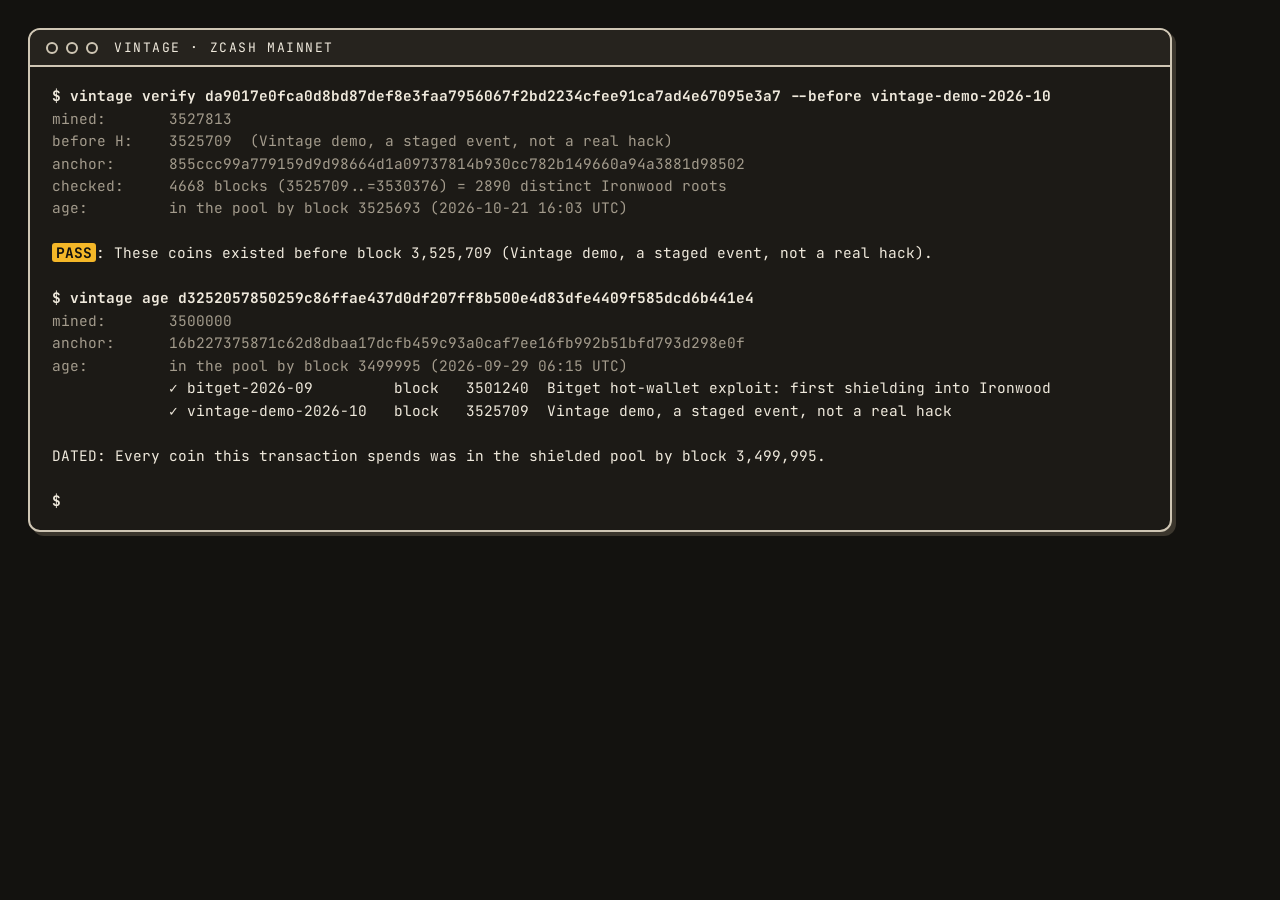
<file: scripts/cli-card.html>
<!doctype html>
<!-- Source of web/static/landing/img/cli-verify.png (the image on /cli/). Real output of the two commands,
     captured on 25 Oct 2026 (timing lines omitted). Render with:
     google-chrome --headless=new --hide-scrollbars --window-size=1200,560 \
       --screenshot=web/static/landing/img/cli-verify.png scripts/cli-card.html -->
<html lang="en" data-theme="dark">
<head>
<meta charset="utf-8">
<link rel="stylesheet" href="../web/shared/css/tokens.css">
<style>
  html, body { margin: 0; width: 1200px; height: 560px; overflow: hidden; background: var(--vt-ground); }
  body { box-sizing: border-box; padding: 28px; font-family: var(--vt-font-mono); }
  .win { height: 100%; box-sizing: border-box; border: 2px solid var(--vt-line); border-radius: 12px; background: var(--vt-surface);
         box-shadow: 4px 4px 0 0 var(--vt-shadow); overflow: hidden; display: flex; flex-direction: column; }
  .bar { height: 40px; display: flex; align-items: center; gap: 16px; padding: 0 16px; border-bottom: 2px solid var(--vt-line);
         background: var(--vt-sunk); color: var(--vt-ink); font-size: 13px; letter-spacing: .12em; text-transform: uppercase; }
  .dots { display: flex; gap: 8px; } .dots i { width: 8px; height: 8px; border: 2px solid var(--vt-line); border-radius: 50%; }
  pre { margin: 0; padding: 18px 22px; font: 400 14.5px/1.55 var(--vt-font-mono); color: var(--vt-ink-2); white-space: pre; }
  .p { color: var(--vt-ink); font-weight: 700; }
  .pass { background: var(--vt-gold); color: var(--vt-on-gold); font-weight: 700; padding: 0 4px; border-radius: 3px; }
  .ok { color: var(--vt-ink); }
</style>
</head>
<body>
<div class="win">
  <div class="bar"><div class="dots"><i></i><i></i><i></i></div>vintage · zcash mainnet</div>
<pre><span class="p">$ vintage verify da9017e0fca0d8bd87def8e3faa7956067f2bd2234cfee91ca7ad4e67095e3a7 --before vintage-demo-2026-10</span>
mined:       3527813
before H:    3525709  (Vintage demo, a staged event, not a real hack)
anchor:      855ccc99a779159d9d98664d1a09737814b930cc782b149660a94a3881d98502
checked:     4668 blocks (3525709..=3530376) = 2890 distinct Ironwood roots
age:         in the pool by block 3525693 (2026-10-21 16:03 UTC)

<span class="pass">PASS</span><span class="ok">: These coins existed before block 3,525,709 (Vintage demo, a staged event, not a real hack).</span>

<span class="p">$ vintage age d3252057850259c86ffae437d0df207ff8b500e4d83dfe4409f585dcd6b441e4</span>
mined:       3500000
anchor:      16b227375871c62d8dbaa17dcfb459c93a0caf7ee16fb992b51bfd793d298e0f
age:         in the pool by block 3499995 (2026-09-29 06:15 UTC)
             <span class="ok">✓ bitget-2026-09         block   3501240  Bitget hot-wallet exploit: first shielding into Ironwood</span>
             <span class="ok">✓ vintage-demo-2026-10   block   3525709  Vintage demo, a staged event, not a real hack</span>

<span class="ok">DATED: Every coin this transaction spends was in the shielded pool by block 3,499,995.</span>

<span class="p">$ </span></pre>
</div>
</body>
</html>
</file>
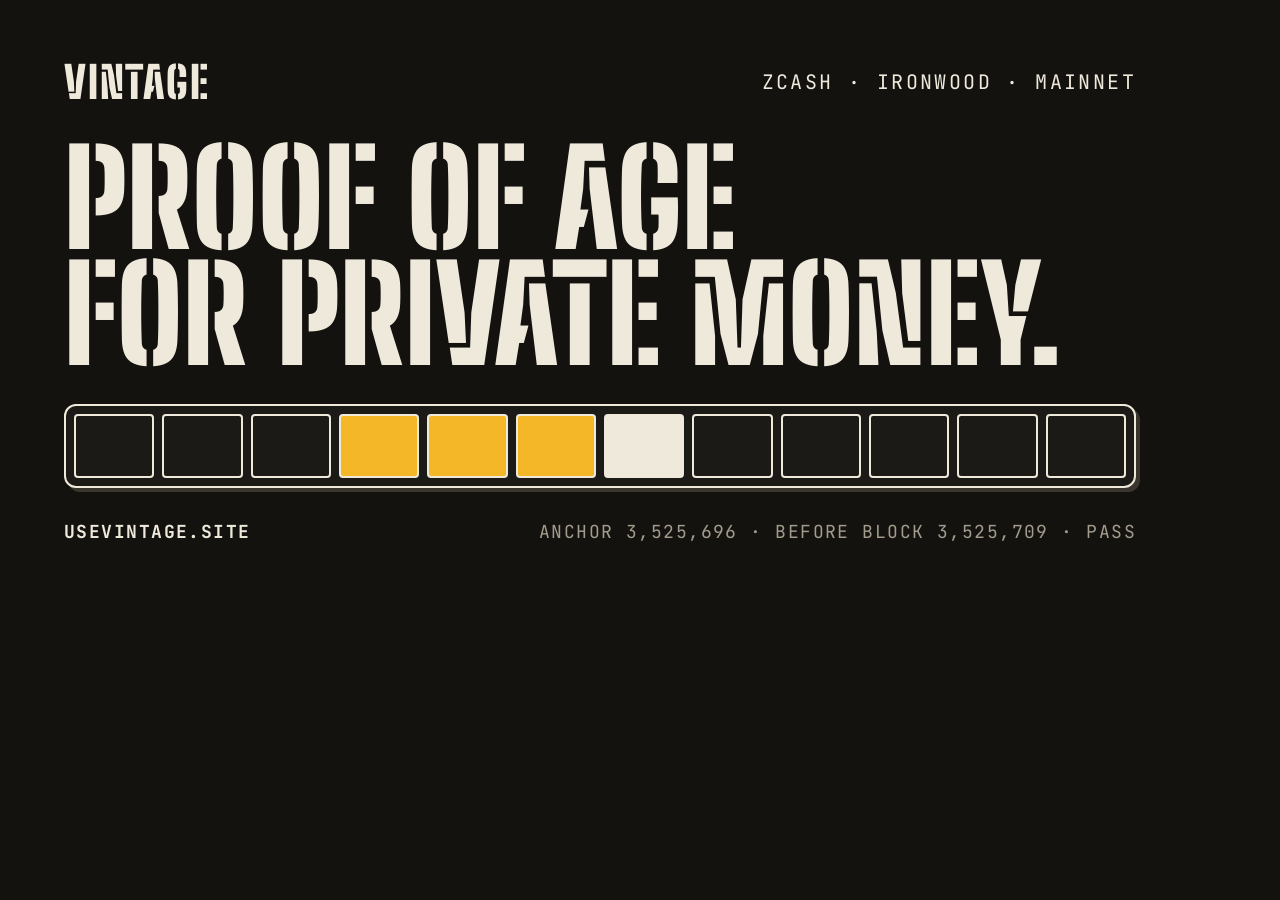
<file: scripts/og-card.html>
<!doctype html>
<!-- Source of web/static/landing/og.png (1200x630 link preview). Render with:
     google-chrome --headless=new --hide-scrollbars --window-size=1200,630 \
       --screenshot=web/static/landing/og.png scripts/og-card.html
     The gold segment is the real mainnet PASS shown: deposit da9017e0...e3a7, anchor 3,525,696, event 3,525,709. -->
<html lang="en" data-theme="dark">
<head>
<meta charset="utf-8">
<link rel="stylesheet" href="../web/shared/css/tokens.css">
<style>
  html, body { margin: 0; width: 1200px; height: 630px; overflow: hidden; }
  body { background: var(--vt-ground); color: var(--vt-ink); font-family: var(--vt-font-mono); box-sizing: border-box;
         padding: 56px 64px; display: flex; flex-direction: column; gap: 32px; }
  .top { display: flex; justify-content: space-between; align-items: center; font-size: 20px; letter-spacing: .12em; text-transform: uppercase; }
  .mark { font-family: "Big Shoulders Stencil"; font-weight: 900; font-size: 44px; letter-spacing: .04em; }
  h1 { font-family: "Big Shoulders Stencil"; font-weight: 900; font-size: 132px; line-height: .88; margin: 0; text-transform: uppercase; }
  .tape { display: flex; gap: 8px; align-items: stretch; height: 64px; border: 2px solid var(--vt-ink); border-radius: 12px;
          background: var(--vt-surface); box-shadow: 4px 4px 0 0 var(--vt-shadow); padding: 8px; }
  .tape i { flex: 1; border: 2px solid var(--vt-ink); border-radius: 4px; }
  .tape i.g { background: var(--vt-gold); }
  .tape i.h { background: var(--vt-ink); }
  .foot { display: flex; justify-content: space-between; font-size: 18px; letter-spacing: .08em; text-transform: uppercase; color: var(--vt-ink-2); }
  .foot b { color: var(--vt-ink); font-weight: 700; }
</style>
</head>
<body>
  <div class="top"><span class="mark">VINTAGE</span><span>Zcash · Ironwood · Mainnet</span></div>
  <h1>Proof of age<br>for private money.</h1>
  <div class="tape" aria-hidden="true"><i></i><i></i><i></i><i class="g"></i><i class="g"></i><i class="g"></i><i class="h"></i><i></i><i></i><i></i><i></i><i></i></div>
  <div class="foot"><span><b>usevintage.site</b></span><span>Anchor 3,525,696 · before block 3,525,709 · PASS</span></div>
</body>
</html>
</file>
<file: web/shared/css/tokens.css>
/* ==========================================================================
   VINTAGE: design tokens. Copy this file into the project unchanged.
   --------------------------------------------------------------------------
   Rules:
   1. Never hardcode a value that exists here. Never add a token in a
      component file. If something is missing, add it HERE and nowhere else.
   2. Every variable is prefixed --vt-. Nothing un-prefixed is ours.
   3. --vt-gold means one thing only: "proven older than block H".
      See SKILL.md, Law 1. It is not a brand colour, button colour or link colour.
   4. Fonts are self-hosted from /assets/fonts. No Google Fonts, no CDN, ever.
   5. No em dashes in any copy the site shows. Use a full stop, a comma or a colon.
   ========================================================================== */

/* ---------- Fonts (self-hosted, OFL-1.1) ---------- */
@font-face {
  font-family: "Big Shoulders Display";
  src: url("../assets/fonts/big-shoulders-display-var.woff2") format("woff2");
  font-weight: 100 900; font-style: normal; font-display: swap;
}
@font-face {
  font-family: "Big Shoulders Stencil";
  src: url("../assets/fonts/big-shoulders-stencil-900.woff2") format("woff2");
  font-weight: 900; font-style: normal; font-display: swap;
}
@font-face { font-family: "JetBrains Mono"; src: url("../assets/fonts/jetbrains-mono-400.woff2") format("woff2"); font-weight: 400; font-display: swap; }
@font-face { font-family: "JetBrains Mono"; src: url("../assets/fonts/jetbrains-mono-500.woff2") format("woff2"); font-weight: 500; font-display: swap; }
@font-face { font-family: "JetBrains Mono"; src: url("../assets/fonts/jetbrains-mono-700.woff2") format("woff2"); font-weight: 700; font-display: swap; }
@font-face { font-family: "IBM Plex Sans";  src: url("../assets/fonts/plex-sans-400.woff2") format("woff2"); font-weight: 400; font-display: swap; }
@font-face { font-family: "IBM Plex Sans";  src: url("../assets/fonts/plex-sans-500.woff2") format("woff2"); font-weight: 500; font-display: swap; }
@font-face { font-family: "IBM Plex Sans";  src: url("../assets/fonts/plex-sans-600.woff2") format("woff2"); font-weight: 600; font-display: swap; }

:root {
  /* ---------- Type ---------- */
  --vt-font-hero:    "Big Shoulders Stencil", "Big Shoulders Display", Impact, sans-serif; /* the hero headline ONLY */
  --vt-font-display: "Big Shoulders Display", Impact, "Arial Narrow", sans-serif; /* section heads, verdicts, counter, seal */
  --vt-font-mono:    "JetBrains Mono", ui-monospace, Menlo, monospace; /* labels, heights, txids, buttons */
  --vt-font-body:    "IBM Plex Sans", system-ui, -apple-system, sans-serif; /* paragraphs only */

  /* Display text is ALWAYS uppercase, weight 800 (hero 900), tracking 0.01em. */
  --vt-display-weight: 800;
  --vt-display-tracking: 0.01em;

  /* Scale (px): 12 · 14 · 16 · 20 · 24 · 32 · 48 · 72 · 112 */
  --vt-text-xs:   0.75rem;   /* 12: micro labels, ALWAYS mono caps */
  --vt-text-sm:   0.875rem;  /* 14: UI text, buttons */
  --vt-text-md:   1rem;      /* 16: body */
  --vt-text-lg:   1.25rem;   /* 20: lead paragraphs */
  --vt-text-xl:   1.5rem;    /* 24: window titles */
  --vt-text-2xl:  2rem;      /* 32: section heads */
  --vt-text-3xl:  3rem;      /* 48: page heads */
  --vt-text-4xl:  4.5rem;    /* 72: hero */
  --vt-text-5xl:  7rem;      /* 112: the counter, desktop only */

  --vt-leading-tight: 1.05;
  --vt-leading-snug:  1.25;
  --vt-leading-body:  1.6;
  --vt-tracking-caps: 0.14em; /* every mono caps label */

  /* ---------- Grid: every dimension is a multiple of 4 ---------- */
  --vt-1: 4px;  --vt-2: 8px;  --vt-3: 12px; --vt-4: 16px; --vt-5: 20px;
  --vt-6: 24px; --vt-8: 32px; --vt-10: 40px; --vt-12: 48px; --vt-16: 64px;
  --vt-20: 80px; --vt-24: 96px; --vt-32: 128px;

  --vt-content-max: 1184px; /* 296 × 4 */
  --vt-gutter: 16px;        /* mobile side gutter */
  --vt-gutter-lg: 32px;

  /* ---------- Geometry: the signature ---------- */
  --vt-radius:      12px;   /* windows, cards, inputs */
  --vt-radius-sm:   8px;    /* buttons, chips */
  --vt-radius-pill: 999px;  /* status pills and the seal only */
  --vt-notch:       16px;   /* ticket-button punch notch diameter */
  --vt-stub:        52px;   /* ticket-button stub width */
  --vt-border:      2px;    /* structural lines: every panel, every button */
  --vt-hairline:    1px;    /* dividers INSIDE a panel only */
  --vt-shadow-x:    4px;
  --vt-shadow-y:    4px;
  --vt-shadow-press: 1px;   /* offset while :active */

  /* ---------- Motion ---------- */
  --vt-ease:       cubic-bezier(.2, .8, .2, 1);  /* everything */
  --vt-ease-stamp: cubic-bezier(.3, 1.5, .5, 1); /* the seal ONLY */
  --vt-dur-1: 120ms;  /* press, hover */
  --vt-dur-2: 240ms;  /* reveal, swap */
  --vt-dur-3: 480ms;  /* window open, ruler scan step */
  --vt-dur-4: 900ms;  /* seal stamp, counter roll */
}

/* ---------- Colour: LIGHT ("paper"): default ---------- */
:root,
:root[data-theme="light"] {
  --vt-ground:   #E6D9BC;  /* page: manila archive folder, never white. Always under --vt-tex-paper */
  --vt-surface:  #FFFBF1;  /* windows, cards: bright card stock that lifts off the manila */
  --vt-sunk:     #DCCCA8;  /* inputs, wells, title bars at rest */
  --vt-ink:      #1C1A17;  /* text + every structural line. 12.41:1 on ground */
  --vt-ink-2:    #57503F;  /* secondary text. 5.72:1 on ground, 7.74:1 on surface. Minimum 14px */
  --vt-line:     #1C1A17;  /* = ink. Borders are ink-coloured, not grey */
  --vt-shadow:   #1C1A17;  /* hard offset colour */
  --vt-grid:     rgba(28, 26, 23, 0.09); /* blueprint rules in the background */
  --vt-grain-op: 0.22;                   /* paper fibre strength */

  --vt-gold:     #F4B728;  /* THE ONE IDEA. 1.29:1 on ground: FILL ONLY in light. Ink on gold = 9.63:1 */
  --vt-gold-ink: #7A5200;  /* gold-meaning TEXT on light ground, 4.95:1, 14px minimum. Only beside a gold fill */
  --vt-on-gold:  #1C1A17;  /* text placed on a gold fill */

  --vt-focus:    #1C1A17;
  color-scheme: light;
}

/* ---------- Colour: DARK ("darkroom") ---------- */
:root[data-theme="dark"] {
  --vt-ground:   #13120F;  /* warm near-black, never #000 */
  --vt-surface:  #1C1A16;
  --vt-sunk:     #26231E;
  --vt-ink:      #EFE9DC;  /* 15.48:1 on ground */
  --vt-ink-2:    #A39B8C;  /* 6.80:1 on ground */
  --vt-line:     #CFC6B4;  /* 11.05:1: softer than ink so panels don't glare */
  --vt-shadow:   #3B362D;  /* a raised ledge, lighter than ground */
  --vt-grid:     rgba(239, 233, 220, 0.05);
  --vt-grain-op: 0.10;

  --vt-gold:     #F4B728;  /* in dark, gold MAY be text: 10.39:1 on ground */
  --vt-gold-ink: #F4B728;
  --vt-on-gold:  #13120F;

  --vt-focus:    #F4B728;
  color-scheme: dark;
}
@media (prefers-color-scheme: dark) {
  :root:not([data-theme="light"]) {
    --vt-ground: #13120F; --vt-surface: #1C1A16; --vt-sunk: #26231E;
    --vt-ink: #EFE9DC; --vt-ink-2: #A39B8C; --vt-line: #CFC6B4; --vt-shadow: #3B362D;
    --vt-grid: rgba(239, 233, 220, 0.05); --vt-grain-op: 0.10;
    --vt-gold: #F4B728; --vt-gold-ink: #F4B728; --vt-on-gold: #13120F;
    --vt-focus: #F4B728; color-scheme: dark;
  }
}

/* ---------- Composite tokens (derived: do not override per component) ---------- */
:root {
  --vt-shadow-hard:  var(--vt-shadow-x) var(--vt-shadow-y) 0 0 var(--vt-shadow);
  --vt-shadow-small: 2px 2px 0 0 var(--vt-shadow);
  --vt-shadow-press: var(--vt-shadow-press) var(--vt-shadow-press) 0 0 var(--vt-shadow);
  --vt-edge:         var(--vt-border) solid var(--vt-line);
  --vt-edge-dashed:  var(--vt-border) dashed var(--vt-line);
  --vt-rule:         var(--vt-hairline) dashed var(--vt-ink-2);

  /* ---------- Textures: the only way to signal state besides gold ---------- */
  /* PENDING: a 2px ordered dither. "We are still checking." */
  --vt-tex-dither: radial-gradient(var(--vt-ink-2) 0.8px, transparent 0.9px) 0 0 / 4px 4px;
  /* NOT PROVABLE: 45° hatch. "This deposit cannot be dated before H." */
  --vt-tex-hatch: repeating-linear-gradient(135deg, var(--vt-ink-2) 0 1px, transparent 1px 6px);
  /* BLUEPRINT: page background rules, 24px grid */
  --vt-tex-grid:
    linear-gradient(var(--vt-grid) 1px, transparent 1px) 0 0 / 24px 24px,
    linear-gradient(90deg, var(--vt-grid) 1px, transparent 1px) 0 0 / 24px 24px;
  /* PAPER: fibre grain from an inline SVG filter. No image request, nothing external. */
  --vt-tex-paper: url("data:image/svg+xml,%3Csvg xmlns='http://www.w3.org/2000/svg' width='240' height='240'%3E%3Cfilter id='n'%3E%3CfeTurbulence type='fractalNoise' baseFrequency='.85' numOctaves='3' stitchTiles='stitch'/%3E%3CfeColorMatrix values='0 0 0 0 .1  0 0 0 0 .08  0 0 0 0 .05  0 0 0 .55 0'/%3E%3C/filter%3E%3Crect width='100%25' height='100%25' filter='url(%23n)'/%3E%3C/svg%3E");
  /* STIPPLE: the cast shadow under line illustrations (ZecHub-style) */
  --vt-tex-stipple: radial-gradient(var(--vt-ink) 0.7px, transparent 0.8px) 0 0 / 5px 5px;
}

@media (prefers-reduced-motion: reduce) {
  :root { --vt-dur-1: 0ms; --vt-dur-2: 0ms; --vt-dur-3: 0ms; --vt-dur-4: 0ms; }
}
</file>
